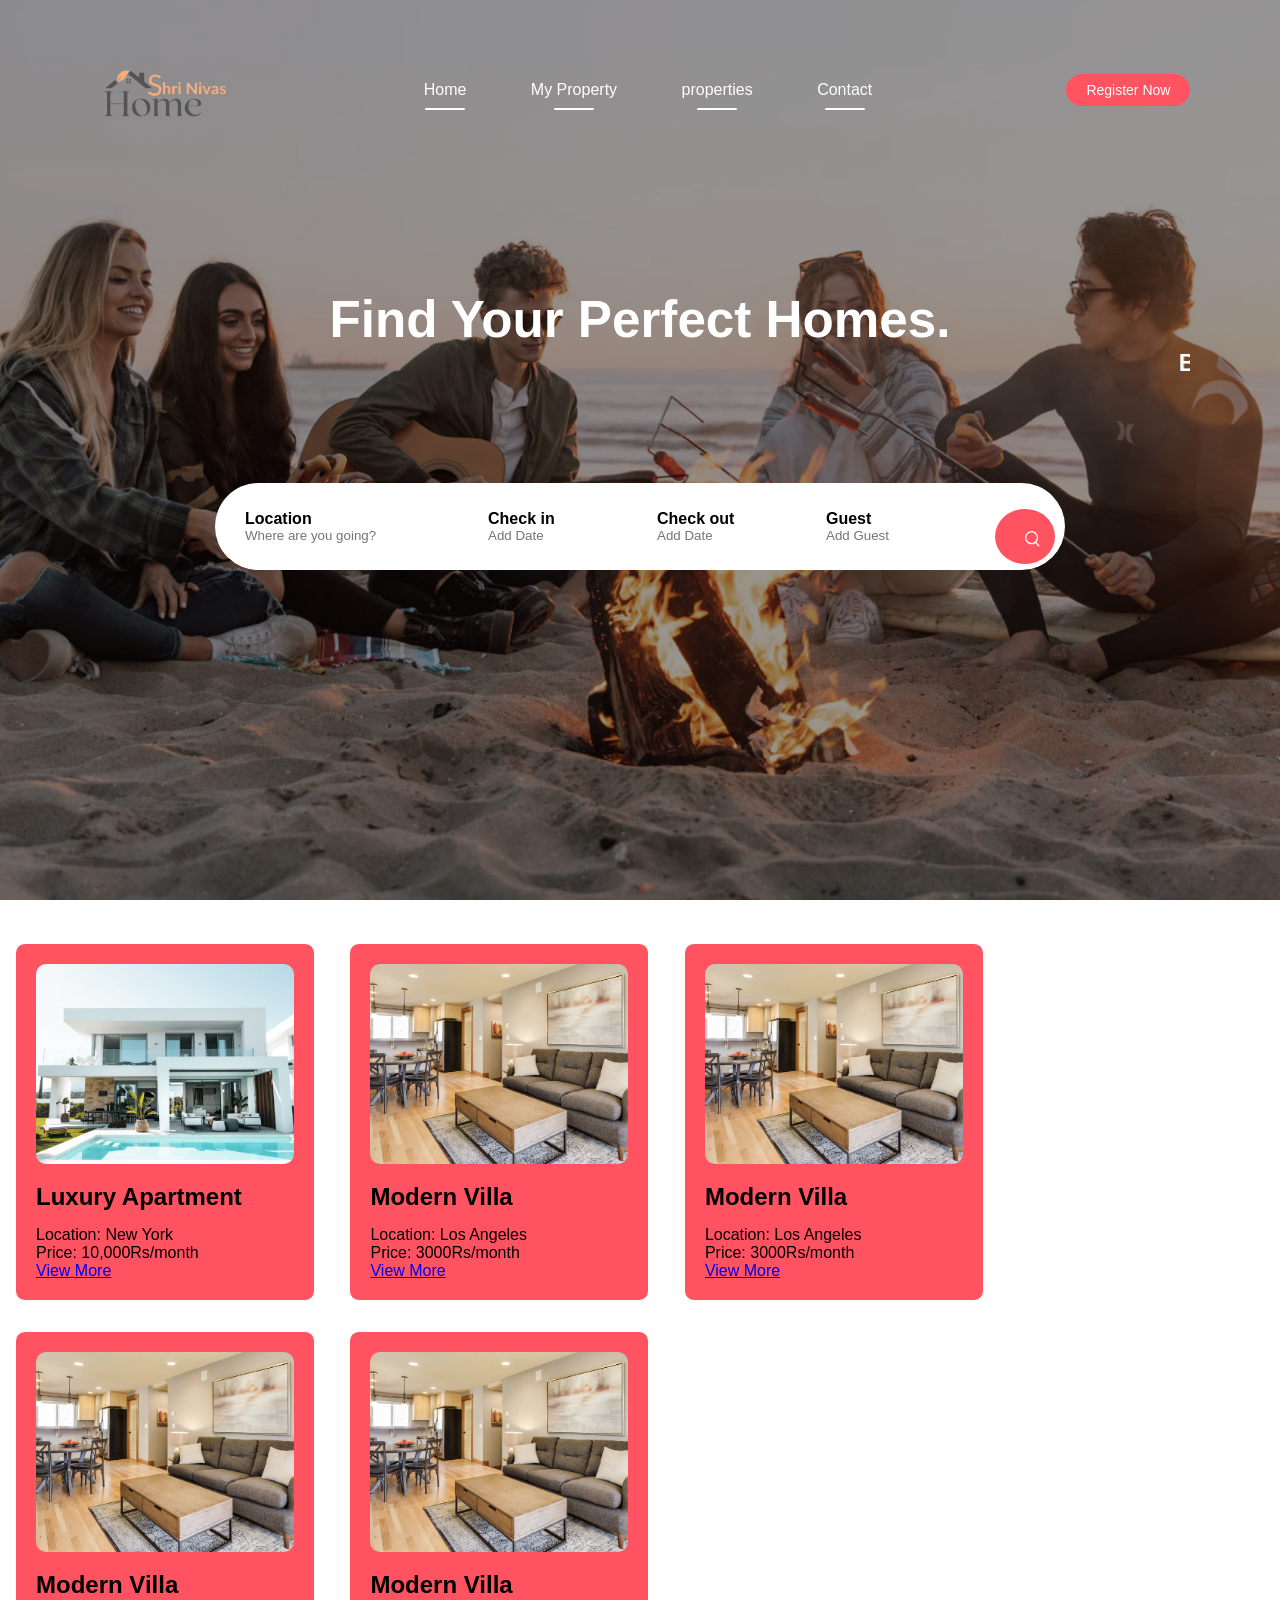
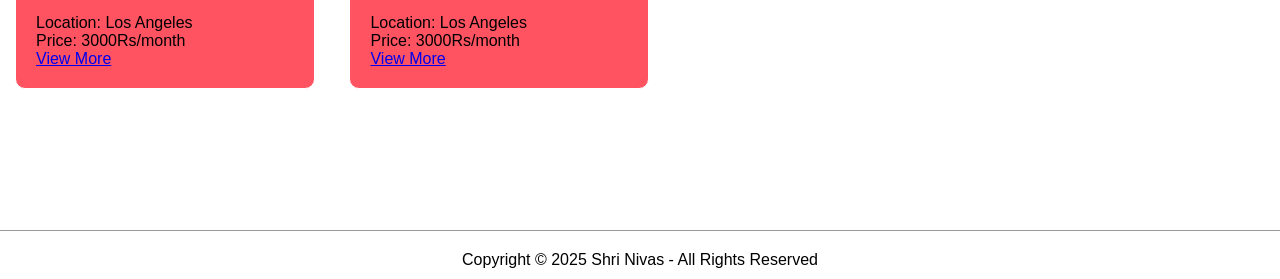
<file: index.html>
<!DOCTYPE html>
<html lang="en">

<head>
    <meta charset="UTF-8">
    <meta http-equiv="X-UA-Compatible" content="IE=edge">
    <meta name="viewport" content="width=device-width, initial-scale=1.0">
    <title>House Rental Website</title>
    <link rel="stylesheet" href="style.css">
  
</head>

<body>
    
    <div class="header">
        <nav id="navbar">
            <img src="images/logo3.png" class="logo">
            <ul class="nav-links">
                <li><a href="index.html" class="active">Home</a></li>
                <li><a href="myproperty.html" class="active">My Property</a></li>
                <li><a href="/listing.html" class="active" >properties</a></li>
                <li><a href="#" class="active">Contact</a></li>
              
            </ul>
            <a href="register.html" class="register-btn" target="action">Register Now</a>
            <i class="fa-solid fa-bars" onclick="togglebtn()"></i>
        </nav>
      <!--  <div class="slideshow-container">
            <img src="images/house-1.png" alt="Background 1">
            <img src="images/house-2.png" alt="Background 2">
            <img src="images/house-4.png" alt="Background 3">
            <img src="images/house-5.png" alt="Background 4">
        </div>-->
        
        <div class="container">
           
            <h1>Find Your Perfect Homes.</h1>
            <marquee width="100%" direction="left" height="100px"><h2>
                Browse through our extensive property listings and find the best rental properties.</h2>
                </marquee>
            <div class="search-bar">
                <form>
                    <div class="location-input">
                        <label for="text">Location</label>
                        <input type="text" placeholder="Where are you going?" id="text">
                    </div>
                    <div>
                        <label for="text1">Check in</label>
                        <input type="text" placeholder="Add Date" id="text1">
                    </div>
                    <div>
                        <label for="text2">Check out</label>
                        <input type="text" placeholder="Add Date" id="text2">
                    </div>
                    <div>
                        <label for="text3">Guest</label>
                        <input type="text" placeholder="Add Guest" id="text3">
                    </div>
                    <button type="submit"><img src="images/search.png"></button>
                </form>
            </div>
        </div>
    </div>

    <section class="featured-properties">
        <h2>Featured Properties</h2>
        <div class="property-list">
            <div class="property">
                <img src="images/house-4.png" alt="House 1" >
                <h3>Luxury Apartment</h3>
                <p>Location: New York</p>
                <p>Price: 10,000Rs/month</p>
                <a href="search.html" class="btn">View More</a>
            </div>
            <div class="property">
                <img src="images/house-2.png" alt="House 2">
                <h3>Modern Villa</h3>
                <p>Location: Los Angeles</p>
                <p>Price: 3000Rs/month</p>
                <a href="search.html" class="btn">View More</a>
            </div>
            <div class="property">
                <img src="images/house-2.png" alt="House 2">
                <h3>Modern Villa</h3>
                <p>Location: Los Angeles</p>
                <p>Price: 3000Rs/month</p>
                <a href="search.html" class="btn">View More</a>
            </div>
            <div class="property">
                <img src="images/house-2.png" alt="House 2">
                <h3>Modern Villa</h3>
                <p>Location: Los Angeles</p>
                <p>Price: 3000Rs/month</p>
                <a href="search.html" class="btn">View More</a>
            </div>
            <div class="property">
                <img src="images/house-2.png" alt="House 2">
                <h3>Modern Villa</h3>
                <p>Location: Los Angeles</p>
                <p>Price: 3000Rs/month</p>
                <a href="search.html" class="btn">View More</a>
            </div>
        </div>
    </section>


        <div class="footer">
            <a href="#" target="_blank"><i class="fa-brands fa-facebook-f"></i></a>
            <a href="#" target="_blank"><i class="fa-brands fa-youtube"></i></a>
            <a href="#" target="_blank"><i class="fa-brands fa-twitter"></i></a>
            <a href="#" target="_blank"><i class="fa-brands fa-linkedin"></i></a>
            <a href="#" target="_blank"><i class="fa-brands fa-instagram"></i></a>
            <hr>
            <p>Copyright &copy; 2025 Shri Nivas - All Rights Reserved</p>
        </div>
    </div>
    <script>

        var navBar = document.getElementById("navbar");

        function togglebtn(){
            navBar.classList.toggle("hidemenu")
        }
    </script>
</body>

</html>
</file>
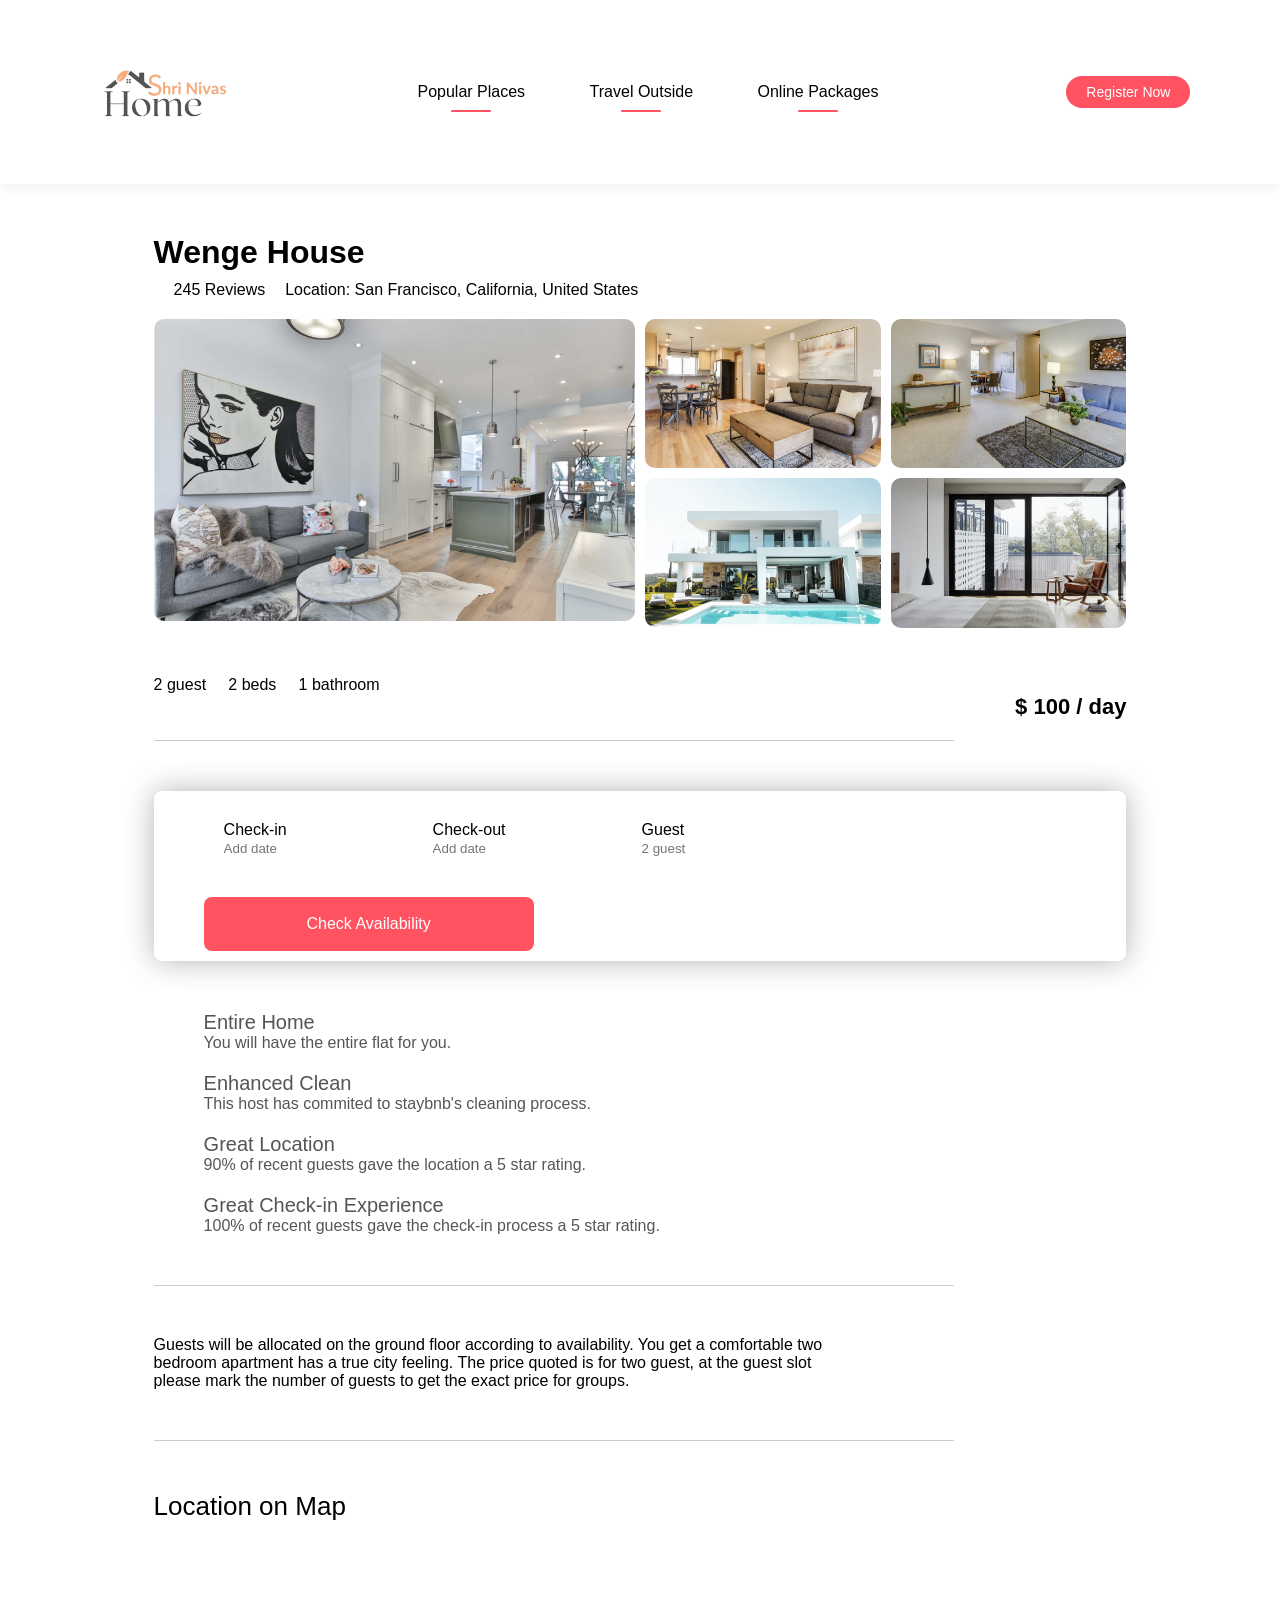
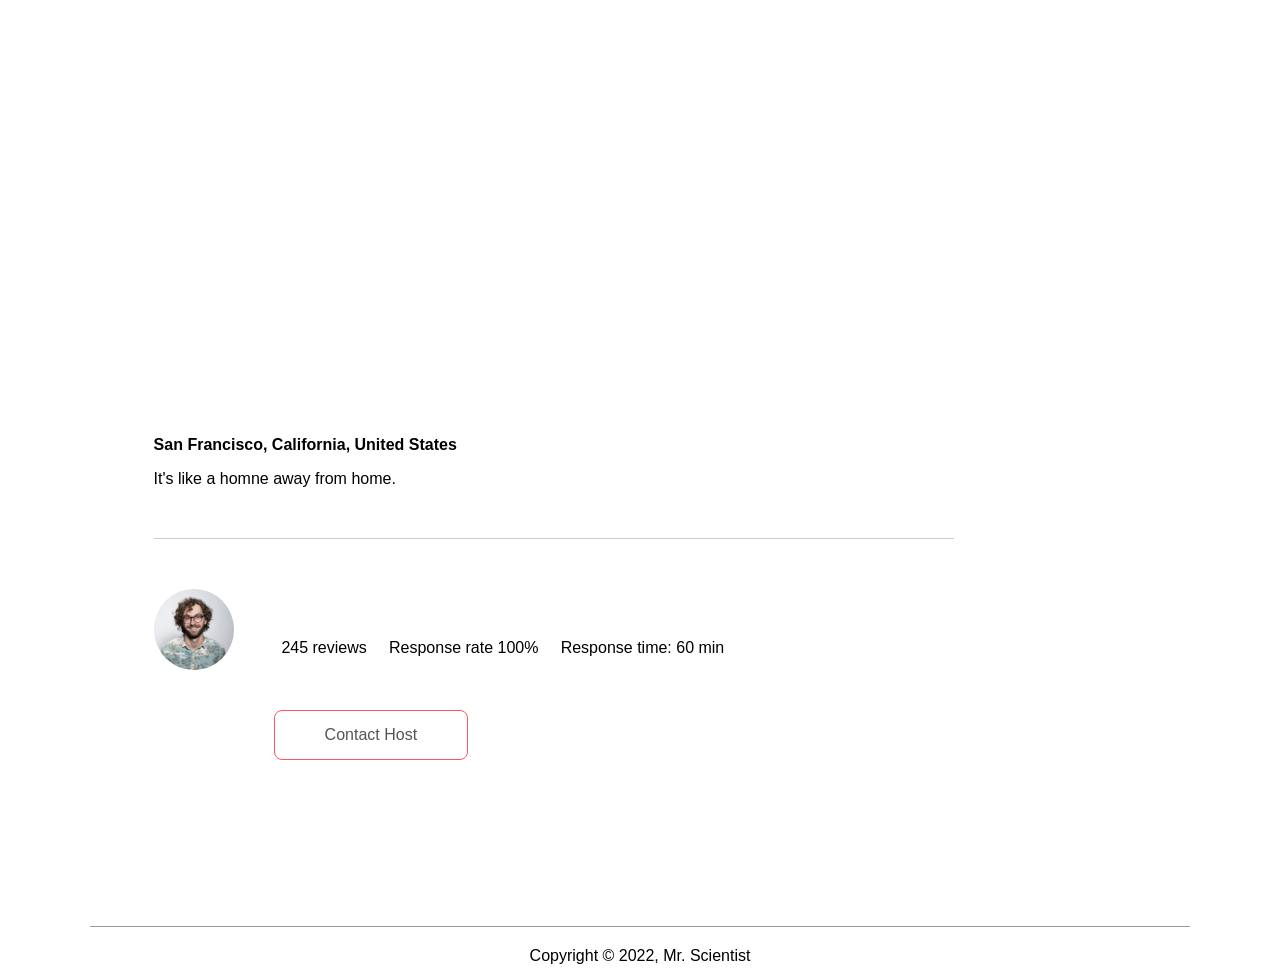
<file: house.html>
<!DOCTYPE html>
<html lang="en">

<head>
    <meta charset="UTF-8">
    <meta http-equiv="X-UA-Compatible" content="IE=edge">
    <meta name="viewport" content="width=device-width, initial-scale=1.0">
    <title>House Details Page</title>
    <link rel="stylesheet" href="style.css">
 
</head>

<body>
    <nav id="navbar" class="navbar-white">
        <a href="/index.html" target="_blank">
            <img src="images/logo3.png" class="logo">
        </a>
        <ul class="nav-links">
            <li><a href="#" class="active">Popular Places</a></li>
            <li><a href="#" class="active">Travel Outside</a></li>
            <li><a href="/listing.html" class="active" target="_blank">Online Packages</a></li>
        </ul>
        <a href="#" class="register-btn">Register Now</a>
        <i class="fa-solid fa-bars" onclick="togglebtn()"></i>
    </nav>
    <div class="house-details">
        <div class="house-title">
            <h1>Wenge House</h1>
            <div class="row">
                <div>
                    <i class="fa-solid fa-star"></i>
                    <i class="fa-solid fa-star"></i>
                    <i class="fa-solid fa-star"></i>
                    <i class="fa-regular fa-star-half-stroke"></i>
                    <i class="fa-regular fa-star"></i>
                    <span>245 Reviews</span>
                </div>
                <div>
                    <p>Location: San Francisco, California, United States</p>
                </div>
            </div>
        </div>
        <div class="gallery">
            <div class="gallery-img-1"><img src="images/house-1.png"></div>
            <div><img src="images/house-2.png"></div>
            <div><img src="images/house-3.png"></div>
            <div><img src="images/house-4.png"></div>
            <div><img src="images/house-5.png"></div>
        </div>
        <div class="small-details">
            <h2>Entire rental unit hosted by Brandon</h2>
            <p>2 guest &nbsp; &nbsp; 2 beds &nbsp; &nbsp; 1 bathroom</p>
            <h4>$ 100 / day</h4>
        </div>
        <hr class="line">
        <form class="check-form">
            <div>
                <label for="">Check-in</label>
                <input type="text" name="" id="" placeholder="Add date">
            </div>
            <div>
                <label for="">Check-out</label>
                <input type="text" name="" id="" placeholder="Add date">
            </div>
            <div class="guest-field">
                <label for="">Guest</label>
                <input type="text" name="" id="" placeholder="2 guest">
            </div>
            <button type="submit">Check Availability</button>
        </form>
        <ul class="details-list">
            <li><i class="fa-solid fa-house-chimney"></i>Entire Home
                <span>You will have the entire flat for you.</span>
            </li>
            <li><i class="fa-solid fa-paintbrush"></i>Enhanced Clean
                <span>This host has commited to staybnb's cleaning process.</span>
            </li>
            <li><i class="fa-solid fa-location-dot"></i>Great Location
                <span>90% of recent guests gave the location a 5 star rating.</span>
            </li>
            <li><i class="fa-solid fa-heart"></i>Great Check-in Experience
                <span>100% of recent guests gave the check-in process a 5 star rating.</span>
            </li>
        </ul>

        <hr class="line">
        <p class="home-desc">Guests will be allocated on the ground floor according to availability. You get a
            comfortable two bedroom apartment has a true city feeling. The price quoted is for two guest, at the guest
            slot please mark the number of guests to get the exact price for groups.</p>
        <hr class="line">

        <div class="map">
            <h3>Location on Map</h3>
            <iframe
                src="https://www.google.com/maps/embed?pb=!1m18!1m12!1m3!1d100939.98555059104!2d-122.50764041875459!3d37.75781499689819!2m3!1f0!2f0!3f0!3m2!1i1024!2i768!4f13.1!3m3!1m2!1s0x80859a6d00690021%3A0x4a501367f076adff!2sSan%20Francisco%2C%20CA%2C%20USA!5e0!3m2!1sen!2sin!4v1653111601268!5m2!1sen!2sin"
                width="600" height="450" style="border:0;" allowfullscreen="" loading="lazy"
                referrerpolicy="no-referrer-when-downgrade"></iframe>
            <b>San Francisco, California, United States</b>
            <p>It's like a homne away from home.</p>
        </div>

        <hr class="line">

        <div class="host">
            <img src="images/host.png">
            <div>
                <h2>Hosted by Brandon</h2>
                <p><span>
                        <i class="fa-solid fa-star"></i>
                        <i class="fa-solid fa-star"></i>
                        <i class="fa-solid fa-star"></i>
                        <i class="fa-solid fa-star"></i>
                        <i class="fa-regular fa-star-half-stroke"></i>
                    </span>&nbsp; &nbsp; 245 reviews &nbsp; &nbsp; Response rate 100% &nbsp; &nbsp; Response time: 60
                    min</p>
            </div>
        </div>
        <a href="#" class="contact-host">Contact Host</a>
    </div>
    <div class="container">
        <div class="footer">
            <a href="https://www.facebook.com/profile.php?id=100014426199708" target="_blank"><i
                    class="fa-brands fa-facebook-f"></i></a>
            <a href="https://www.youtube.com/channel/UC06sFA3dp5IrwE9OHDDDSag" target="_blank"><i
                    class="fa-brands fa-youtube"></i></a>
            <a href="https://twitter.com/RitikKu17456993" target="_blank"><i class="fa-brands fa-twitter"></i></a>
            <a href="https://www.linkedin.com/in/ritik-2002/" target="_blank"><i class="fa-brands fa-linkedin"></i></a>
            <a href="https://www.instagram.com/riti_k2002/?hl=en" target="_blank"><i
                    class="fa-brands fa-instagram"></i></a>
            <hr>
            <p>Copyright &copy; 2022, Mr. Scientist</p>
        </div>
    </div>

    <script>
        var navBar = document.getElementById("navbar");

        function togglebtn() {
            navBar.classList.toggle("hidemenu")
        }
    </script>
</body>

</html>
</file>
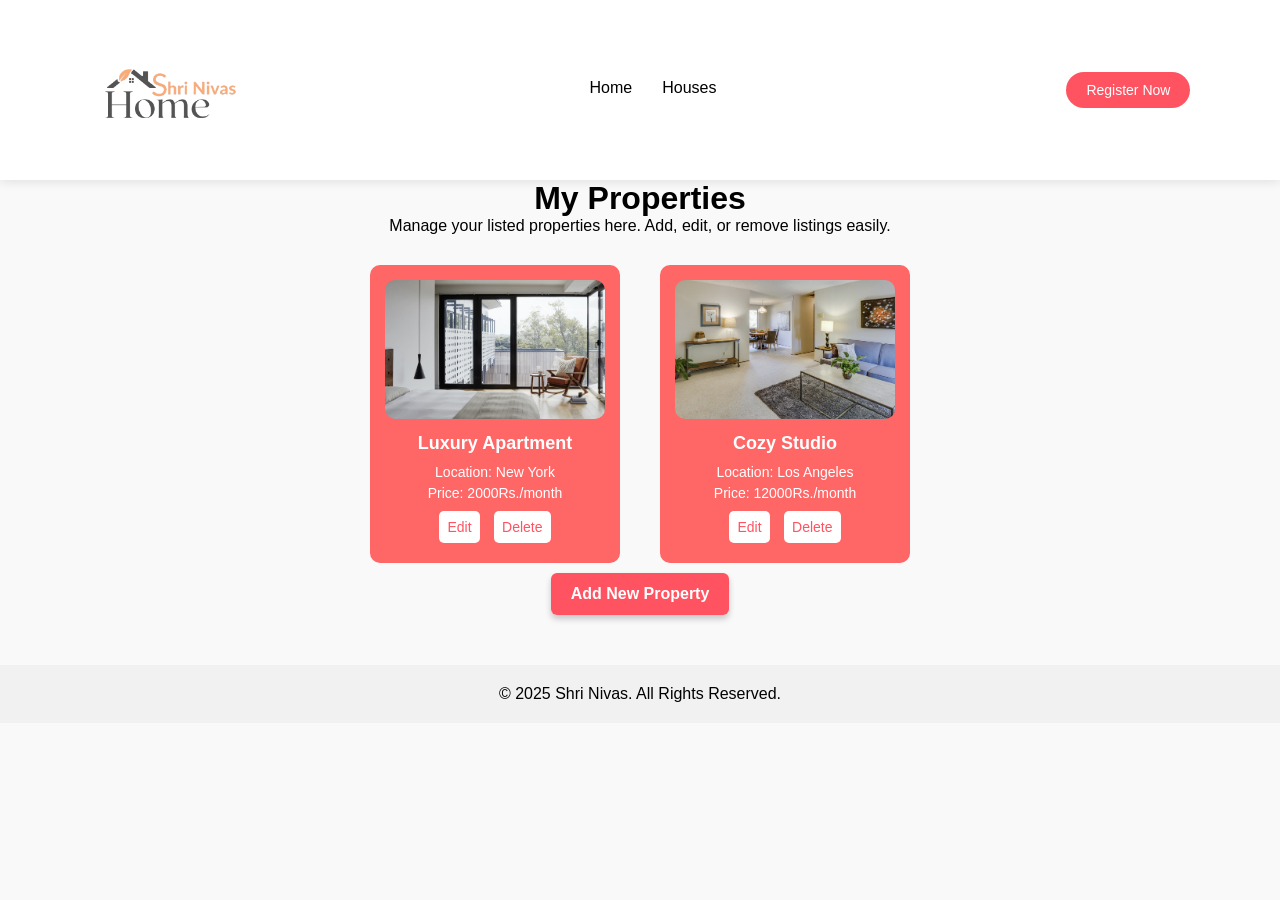
<file: myproperty.html>
<!DOCTYPE html>
<html lang="en">

<head>
    <meta charset="UTF-8">
    <meta name="viewport" content="width=device-width, initial-scale=1.0">
    <title>My Property - House Rental</title>
    <link rel="stylesheet" href="property.css">
    
</head>

<body>
    <nav id="navbar">
        <img src="images/logo3.png" class="logo">
        <ul class="nav-links">
            <li><a href="index.html">Home</a></li>
            
            <li><a href="house.html">Houses</a></li>
        </ul>
        <a href="login.php" class="register-btn">Register Now</a>
    </nav>
    
    <div class="container">
        <h1>My Properties</h1>
        <p>Manage your listed properties here. Add, edit, or remove listings easily.</p>
        
        <div class="property-list">
            <div class="property">
                <img src="images/image-s1.png" alt="Property 1">
                <div class="property-info">
                    <h3>Luxury Apartment</h3>
                    <p>Location: New York</p>
                    <p>Price: 2000Rs./month</p>
                    <button class="edit-btn">Edit</button>
                    <button class="delete-btn">Delete</button>
                </div>
            </div>
            
            <div class="property">
                <img src="images/image-s3.png" alt="Property 2">
                <div class="property-info">
                    <h3>Cozy Studio</h3>
                    <p>Location: Los Angeles</p>
                    <p>Price: 12000Rs./month</p>
                    <button class="edit-btn">Edit</button>
                    <button class="delete-btn">Delete</button>
                </div>
            </div>
        </div>
        <a href="add.html" class="button">Add New Property</a>
        
    </div>

    <div class="footer">
        <p>&copy; 2025 Shri Nivas. All Rights Reserved.</p>
    </div>
    <script src="property.js"></script>

</body>
</html>
</file>
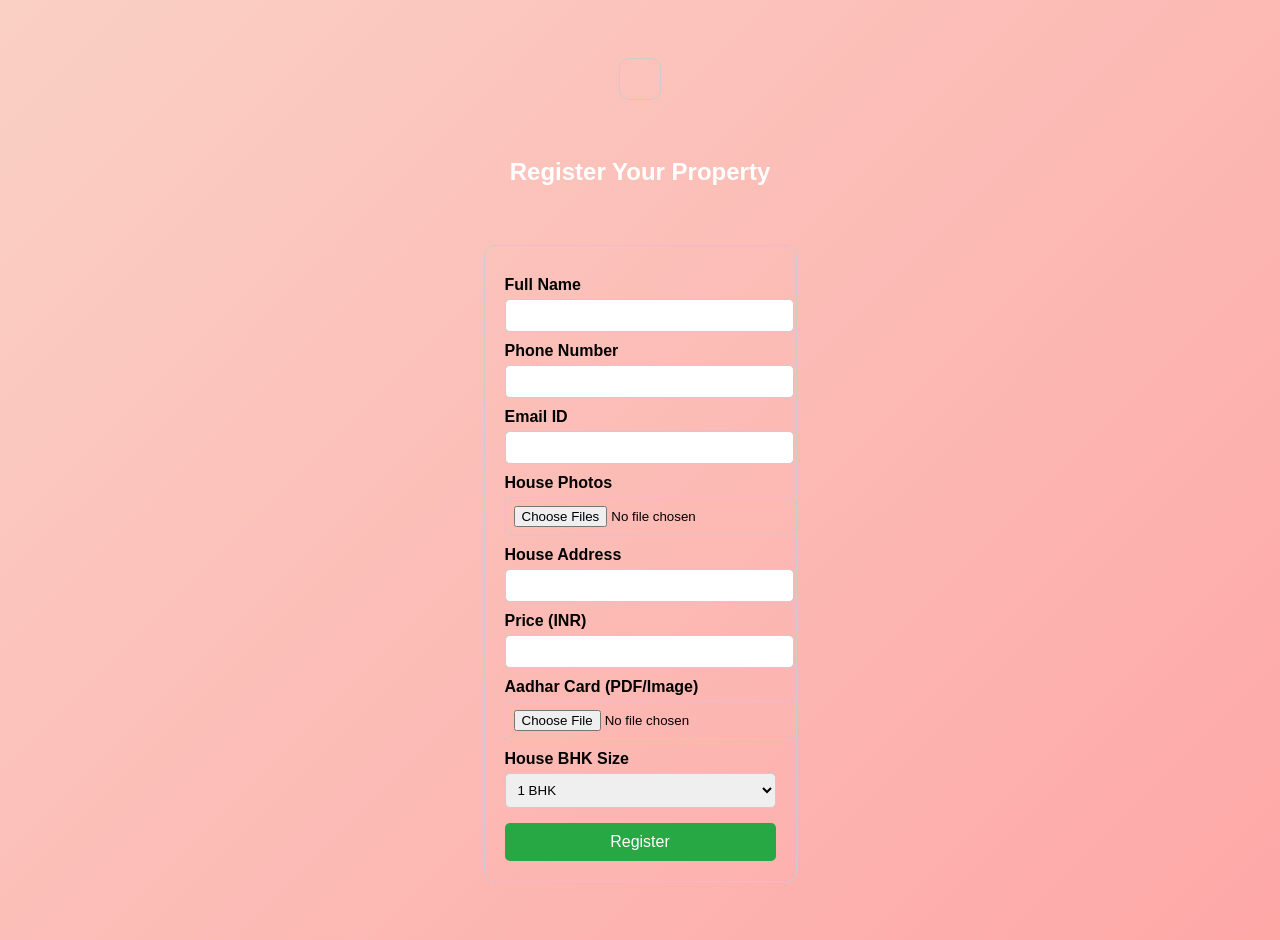
<file: register.html>
<!DOCTYPE html>
<html lang="en">
<head>
    <meta charset="UTF-8">
    <meta name="viewport" content="width=device-width, initial-scale=1.0">
    <title>Register - Shri Nivas</title>
    <link rel="stylesheet" href="register.css">
    <form action="register.php" method="POST" enctype="multipart/form-data"></form>
    <style>
        body { font-family: Arial, sans-serif; margin: 20px; }
        form { max-width: 500px; margin: auto; padding: 20px; border: 1px solid #ccc; border-radius: 10px; }
        label { font-weight: bold; display: block; margin-top: 10px; }
        input, select { width: 100%; padding: 8px; margin-top: 5px; }
        button { margin-top: 15px; padding: 10px; background: #28a745; color: white; border: none; cursor: pointer; }
        button:hover { background: #218838; }
    </style>
</head>
<body>
    <h2>Register Your Property</h2>
    <form action="submit_form.php" method="POST" enctype="multipart/form-data">
        <label>Full Name</label>
        <input type="text" name="full_name" required>
        
        <label>Phone Number</label>
        <input type="tel" name="phone" required pattern="[0-9]{10}" title="Enter a valid 10-digit phone number">
        
        <label>Email ID</label>
        <input type="email" name="email" required>
        
        <label>House Photos</label>
        <input type="file" name="house_photos[]" accept="image/*" multiple required>
        
        <label>House Address</label>
        <input type="text" name="address" required>
        
        <label>Price (INR)</label>
        <input type="number" name="price" required>
        
        <label>Aadhar Card (PDF/Image)</label>
        <input type="file" name="aadhar" accept=".pdf, image/*" required>
        
        <label>House BHK Size</label>
        <select name="bhk_size" required>
            <option value="1BHK">1 BHK</option>
            <option value="2BHK">2 BHK</option>
            <option value="3BHK">3 BHK</option>
            <option value="4BHK">4 BHK</option>
        </select>
        
        <button type="submit">Register</button>
    </form>
</body>
</html>
</file>
<file: style.css>
*{
    margin: 0;
    padding: 0;
    box-sizing: border-box;
    font-family: 'Poppins', sans-serif;
}
 
h2{
    text-align: center;
}

.header{
    min-height: 100vh;
    width: 100%;
    background: linear-gradient(rgba(0,0,0,0.4),rgba(0,0,0,0.4)),url(images/banner.png) no-repeat center center/cover;
}

nav{
    display: flex;
    align-items: center;
    justify-content: space-between;
    padding: 20px 7%;
}

.logo{
    width: 140px;
    cursor: pointer;
}

.nav-links li{
    list-style: none;
    display: inline-block;
    margin: 10px 30px;
}

.nav-links li a{
    text-decoration: none;
    color: #fff;
}

.register-btn{
    background: #ff5361;
    color: #fff;
    padding: 8px 20px;
    border-radius: 20px;
    text-decoration: none;
    font-size: 14px;
    transition: 0.5s;
}

.register-btn:hover{
    background: #000;
    color: #fff;
}

.container{
    padding: 0 7%;
}

.header h1{
    font-size: 4vw;
    font-weight: 600;
    color: #fff;
    text-align: center;
    padding-top: 10%;
}

h2{
    color: #ffffff;
}


.search-bar{
    background: #fff;
    width: 850px;
    margin: 30px auto;
    padding: 6px 10px 6px 30px;
    border-radius: 50px;
}

.search-bar form{
    display: flex;
    align-items: center;
    flex-wrap: wrap;
}

.search-bar form input{
    display: block;
    border: 0;
    outline: none;
    background: transparent;
}

.search-bar form button{
    background: #ff5361;
    width: 55px;
    height: 55px;
    border-radius: 50%;
    border: 0;
    outline: none;
    cursor: pointer;
    transition: 0.5s;
    
}

.search-bar form button:hover{
    background: #000;
}

.search-bar form button img{
    width: 15px;
    margin-top: 7px;
}

.location-input{
    flex: 1;
}

.search-bar form label{
    font-weight: 600;
}


/* Property Section */
.properties {
    padding: 40px 20px;
}

.property {
    border: 1px solid #fff;
    background-color: #ff5361;
    margin: 15px;
    display: inline-block;
    width: 300px;
    padding: 20px;
    border-radius: 10px;
    transition: transform 0.3s ease;
}

.property:hover {
    transform: scale(1.05);
}

.property img {
    
    width: 100%;
    border-radius: 10px;
    height: 200px;
    object-fit: cover;
}

.property h3 {
    margin: 15px 0;
    font-size: 1.5rem;
}

.property p {
    font-size: 1rem;
}

/* Buttons */
button {
    padding: 15px 30px;
    font-size: 1.2rem;
    margin-top: 20px;
    border: none;
    border-radius: 5px;
    cursor: pointer;
    transition: background-color 0.3s ease;
}

.btn-primary {
    background-color: #ffffff;
    color: #fff;
}

.btn-primary:hover {
    background-color: #ffffff;
}



/* ..............exclusives................ */
.sub-title{
    margin: 50px 0 20px;
    font-size: 2.2vw;
    font-weight: 500;
    color: #333;
}

.exclusives{
    display: grid;
    grid-template-columns: repeat(auto-fit,minmax(200px, 1fr));
    grid-gap: 30px;
}

.exclusives img{
    width: 100%;
    border-radius: 10px;
    cursor: pointer;
}

.exclusives div{
    position: relative;
}

.exclusives div span{
    position: absolute;
    top: 50%;
    left: 48%;
    transform: translate(-50%,-50%);
    text-align: center;
    color: #fff;
}

/* -----------------Trending Places---------------------- */
.trending{
    display: grid;
    grid-template-columns: repeat(auto-fit,minmax(200px, 1fr));
    grid-gap: 30px;
    margin-bottom: 30px;
}

.trending div img{
    width: 100%;
    border-radius: 10px;
    cursor: pointer;
}

.trending h3{
    font-weight: 600;
    margin-top: 10px;
}

/* -----------call to action-------------- */
.cta{
    margin: 10px 0;
    background-image: linear-gradient(to right,#3f2321,transparent),url(images/banner-2.png);
    background-size: cover;
    background-position: center;
    border-radius: 10px;
    padding: 5%;
    color: #fff;
}

.cta h3{
    font-size: 4vw;
    line-height: 5.3vw;
    font-weight: 500;
}

.cta p{
    font-size: 18px;
    margin: 10px;
}

.cta-btn{
    background: #ff5361;
    color: #fff;
    text-decoration: none;
    padding: 12px 30px;
    border-radius: 8px;
    margin-top: 20px;
    display: inline-block;
    transition: 0.5s;
}

.cta-btn:hover{
    background: rgb(78, 113, 189);
    color: #fff;
}

/* ------------------Traveller's Stories--------------- */
.stories{
    display: grid;
    grid-template-columns: repeat(auto-fit,minmax(200px, 1fr));
    grid-gap: 30px;
    margin-bottom: 30px;
}

.stories div img{
    width: 100%;
    border-radius: 10px;
    cursor: pointer;
}

.stories div{
    position: relative;
    text-align: center;
}

.stories p{
    width: 80%;
    position: absolute;
    top: 50%;
    left: 50%;
    transform: translate(-50%,-50%);
    color: #fff;
    font-size: 26px;
}

.start-btn{
    text-decoration: none;
    background: #ff5361;
    color: #fff;
    width: 80%;
    max-width: 350px;
    display: block;
    text-align: center;
    margin: 60px auto;
    padding: 15px;
    border-radius: 30px;
    font-size: 20px;
}

/* ------------about-msg------------- */
.about-msg{
    text-align: center;
    margin: 80px 0;
    color: #333;
    font-size: 17px;
}

.about-msg h2{
    font-size: 28px;
    margin-bottom: 30px;
    font-weight: 500;
}

/* -----------footer------------- */
.footer{
    margin: 80px 0 10px;
    text-align: center;
}

.footer a{
    text-decoration: none;
    color: #999;
    font-size: 22px;
    margin: 0 10px;
}

.footer hr{
    background: #999;
    height: 1px;
    width: 100%;
    border: 0;
    margin: 20px 0;
}

.active{
    position: relative;
}

.active::after{
    content: "";
    background: #fff;
    width: 40px;
    height: 2px;
    position: absolute;
    left: 50%;
    transform: translateX(-50%);
    bottom: -12px;
    border-radius: 2px;
}

nav .fa-bars{
    display: none;
}
/* ----------for small screen devices----------- */
@media only screen and (max-width: 700px){
    .logo{
        position: fixed;
        top: 4%;
        left: 7%;
    }

    nav{
        position: fixed;
        top: 0;
        z-index: 100;
        display: inline-block;
        width: 100%;
        padding: 100px 7% 0;
        background: #000;
        text-align: right;
        max-height: 100px;
        overflow: hidden;
        transition: max-height 0.5s;
    }

    nav .nav-links li{
        margin: 10px 0;
        display: block;
    }

    .register-btn{
        margin: 15px 0 30px;
        display: inline-block;
    }

    nav .fa-bars{
        display: block;
        position: fixed;
        top: 4%;
        right: 7%;
        color: #fff;
        font-size: 28px;
    }

    .active::after{
        left: -40px;
        transform: translate(0,50%);
        bottom: 50%;
    }

    .hidemenu{
        max-height: 300px;
    }

    .header h1{
        padding-top: 200px;
        font-size: 7vw;
    }

    .search-bar{
        width: 90%;
        margin: auto;
        padding: 20px 10px 30px;
        border-radius: 5px;
        position: relative;
    }

    .search-bar form{
        display: block;
    }

    .search-bar form input{
        border-bottom: 1px solid #ddd;
        width: 100%;
        margin-top: 10px;
        margin-bottom: 20px;
        padding-bottom: 10px;
    }

    .search-bar form button{
        position: absolute;
        bottom: 0;
        left: 50%;
        transform: translate(-50%,50%);
    }

    .sub-title{
        font-size: 6vw;
    }

    .cta{
        padding: 15% 5%;
    }
    
    .cta h3{
        font-size: 7vw;
        line-height: 8vw;
    }

    .cta p{
        font-size: 14px;
    }

    .cta-btn{
        padding: 6px 15px;
        border-radius: 4px;
        margin-top: 10px;
        font-size: 14px;
    }

    .stories p{
        font-size: 22px;
    }

    .about-msg{
        font-size: 15px;
    }
}

/* -------------------listing-page------------------- */
.navbar-white{
    background: #fff;
    box-shadow: 0 5px 10px rgba(0,0,0,0.05);
}

.navbar-white .nav-links li a {
    color: #000;
}

nav.navbar-white .fa-bars{
    color: #000;
}

.navbar-white .active::after{
    background: #ff5361;
}

.list-container{
    margin-top: 50px;
    display: flex;
    flex-wrap: wrap;
    justify-content: space-between;
}

.left-col{
    flex-basis: 70%;
}

.right-col{
    flex-basis: 25%;
}

.left-col h1{
    color: #333;
    font-weight: 600;
    margin-bottom: 30px;
}

.house{
    display: flex;
    justify-content: space-between;
    flex-wrap: wrap;
    padding: 30px 0;
    border-top: 1px solid #ccc;
}

.house-img{
    flex-basis: 40%;
}

.house-info{
    flex-basis: 58%;
    color: #555;
}

.house-img img{
    width: 100%;
    border-radius: 12px;
}

.house-info h3{
    font-weight: 600;
    color: #333;
    font-size: 22px;
    margin: 4px 0;
}

.house-info i{
    color: #ff5361;
    font-size: 18px;
    margin: 10px 1px;
}

.house-price{
    text-align: right;
}

.house-price h4{
    font-size: 20px;
}

.house-price span{
    font-size: 16px;
    font-weight: 500;
}

.sidebar{
    border: 1px solid #999;
    padding: 20px 30px;
    margin-top: 30px;
}

.sidebar h2{
    font-weight: 500;
}

.sidebar h3{
    font-weight: 500;
    margin: 20px 0 10px;
}

.filter{
    display: flex;
    align-items: center;
    color: #555;
    margin-bottom: 10px;
}

.filter p{
    flex: 1;
}

.filter input{
    margin-right: 15px;
    cursor: pointer;
}

.sidebar-link{
    text-align: right;
    margin: 20px 0;
}

.sidebar-link a{
    text-decoration: none;
}

.pagination{
    display: flex;
    align-items: center;
    justify-content: center;
    margin: 40px 0;
}

.pagination img{
    width: 15px;
    margin: 10px 20px;
}

.right-arrow{
    transform: rotate(180deg);
}

.pagination span{
    margin: 10px 8px;
    width: 40px;
    height: 40px;
    line-height: 40px;
    text-align: center;
    border-radius: 50%;
    cursor: pointer;
}

.pagination .current{
    background: #333;
    color: #fff;
}

/* ----------------Small screen for listing page---------------- */

@media only screen and (max-width: 700px){
    .list-container{
        margin-top: 150px;
    }

    .left-col, .right-col, .house-img, .house-info{
        flex-basis: 100%;
    }

    .left-col h1{
        font-size: 22px;
    }

    .house-info h3{
        font-size: 18px;
    }

    .house-info i{
        font-size: 16px;
    }

    .pagination span{
        margin: 10px 2px;
        width: 30px;
        height: 30px;
        line-height: 30px;
        font-size: 12px;
    }
}

/* ------------------House Details Page----------------- */
.house-details{
    padding: 0 12%;
}

.house-title{
    margin-top: 50px;
}

.house-title h1{
    font-weight: 600;
}

.house-title .row{
    display: flex;
    flex-wrap: wrap;
    align-items: center;
    margin: 10px 0;
}

.house-title span{
    margin: 0 20px;
}

.house-title i{
    color: #ff5361;
    font-size: 14px;
}

.gallery{
    display: grid;
    grid-gap: 10px;
    grid-template-areas: 'first first . .' 'first first . .';
    margin: 20px 0;
}

.gallery div img{
    width: 100%;
    display: block;
    border-radius: 10px;
}

.gallery-img-1{
    grid-area: first;
}

.small-details h2{
    font-weight: 600;
    text-align: left;
}

.small-details h4{
    text-align: right;
    font-size: 22px;
}

.line{
    border: 0;
    height: 1px;
    background: #ccc;
    width: 100%;
    max-width: 800px;
    margin: 20px 0 50px;
}

.check-form{
    margin: 30px 0;
    background: #fff;
    box-shadow: 0 0 30px rgba(0,0,0,0.3);
    border-radius: 8px;
    display: flex;
    flex-wrap: wrap;
    align-items: center;
    padding: 10px 50px;
}

.check-form label{
    display: block;
}

.check-form div{
    padding: 20px;
}

.check-form input{
    background: transparent;
    border: 0;
    outline: none;
}

.check-form button{
    background: #ff5361;
    border: 0;
    outline: none;
    color: #fff;
    padding: 18px;
    width: 330px;
    border-radius: 8px;
    font-size: 16px;
}

.guest-field{
    flex: 1;
}

.details-list{
    list-style: none;
    margin: 50px 0;
}

.details-list li{
    margin-left: 50px;
    font-size: 20px;
    font-weight: 500;
    margin-bottom: 20px;
    color: #555;
    position: relative;
}

.details-list li span{
    display: block;
    font-weight: 400;
    font-size: 16px;
}

.details-list li i{
    position: absolute;
    top: 5px;
    left: -40px;
}

.home-desc{
    max-width: 700px;
    margin-bottom: 50px;
}

.map{
    margin: 50px 0;
}

.map iframe{
    width: 100%;
    margin-bottom: 30px;
}

.map h3{
    font-size: 26px;
    font-weight: 500;
    margin-bottom: 30px;
}

.map b{
    display: block;
    margin-bottom: 16px;
}

.host{
    display: flex;
    align-items: center;
}

.host img{
    width: 80px;
    border-radius: 50%;
    margin-right: 30px;
}

.host h2{
    margin-bottom: 10px;
    font-weight: 600;
    text-align: left;
}

.host i{
    color: #ff5361;
}

.contact-host{
    display: inline-block;
    margin: 40px 0 40px 120px;
    text-decoration: none;
    color: #555;
    padding: 15px 50px;
    border: 1px solid #ff5361;
    border-radius: 8px;
}

/* -----------media query for house details page--------------- */
@media only screen and (max-width: 700px){
    .house-details{
        margin-top: 150px;
    }

    .row p{
        margin-top: 10px;
    }

    .gallery{
        grid-template-areas: 'first first' '. .' '. .';
    }

    .small-details h2{
        font-size: 20px;
        margin-top: 24px;
    }

    .small-details h4{
        text-align: left;
        margin: 10px 0;
        font-size: 18px;
    }

    .check-form{
        padding: 10px 30px;
    }

    .check-form div{
        padding: 20px 0;
        width: 100%;
    }

    .check-form input{
        border-bottom: 1px solid #ccc;
        width: 100%;
        padding-bottom: 5px;
    }

    .check-form button{
        font-size: 14px;
        margin-top: 10px;
        margin-bottom: 15px;
        border-radius: 4px;
    }

    .host{
        display: block;
        line-height: 28px;
    }

    .contact-host{
        margin: 40px 0;
    }
}


/*----------------- Property Styles------------------- */
*{
    margin: 0;
    padding: 0;
    box-sizing: border-box;
    font-family: 'Poppins', sans-serif;
}
 
h2{
    text-align: center;
}

.header{
    min-height: 100vh;
    width: 100%;
    background: linear-gradient(rgba(0,0,0,0.4),rgba(0,0,0,0.4)),url(images/banner.png) no-repeat center center/cover;
}

nav{
    display: flex;
    align-items: center;
    justify-content: space-between;
    padding: 20px 7%;
}

.logo{
    width: 140px;
    cursor: pointer;
}

.nav-links li{
    list-style: none;
    display: inline-block;
    margin: 10px 30px;
}

.nav-links li a{
    text-decoration: none;
    color: #fff;
}

.register-btn{
    background: #ff5361;
    color: #fff;
    padding: 8px 20px;
    border-radius: 20px;
    text-decoration: none;
    font-size: 14px;
    transition: 0.5s;
}

.register-btn:hover{
    background: #000;
    color: #fff;
}

/* Property Listing Page */
.list-container {
    margin-top: 50px;
    display: flex;
    flex-wrap: wrap;
    justify-content: space-between;
}

.left-col {
    flex-basis: 70%;
}

.right-col {
    flex-basis: 25%;
}

.house {
    display: flex;
    justify-content: space-between;
    flex-wrap: wrap;
    padding: 30px 0;
    border-top: 1px solid #ccc;
}

.house-img {
    flex-basis: 40%;
}

.house-info {
    flex-basis: 58%;
    color: #555;
}

.house-img img {
    width: 100%;
    border-radius: 12px;
}

.house-info h3 {
    font-weight: 600;
    color: #333;
    font-size: 22px;
    margin: 4px 0;
}

.house-price {
    text-align: right;
}

.house-price h4 {
    font-size: 20px;
}

.house-price span {
    font-size: 16px;
    font-weight: 500;
}

/* Pagination */
.pagination {
    display: flex;
    align-items: center;
    justify-content: center;
    margin: 40px 0;
}

.pagination span {
    margin: 10px 8px;
    width: 40px;
    height: 40px;
    line-height: 40px;
    text-align: center;
    border-radius: 50%;
    cursor: pointer;
}

.pagination .current {
    background: #333;
    color: #fff;
}

/* Responsive Design */
@media only screen and (max-width: 700px) {
    .list-container {
        margin-top: 150px;
    }

    .left-col, .right-col, .house-img, .house-info {
        flex-basis: 100%;
    }

    .house-info h3 {
        font-size: 18px;
    }

    .pagination span {
        margin: 10px 2px;
        width: 30px;
        height: 30px;
        line-height: 30px;
        font-size: 12px;
    }
}
</file>
<file: property.css>
* {
    margin: 0;
    padding: 0;
    box-sizing: border-box;
    font-family: 'Poppins', sans-serif;
}

/* BODY */
body {
    background: white;
    color: black;
    text-align: center;
}

/* NAVBAR */
#navbar {
    display: flex;
    justify-content: space-between;
    align-items: center;
    padding: 15px 7%;
    background: white;
    box-shadow: 0 2px 10px rgba(0, 0, 0, 0.1);
}

.logo {
    width: 150px;
}

.nav-links {
    list-style: none;
    display: flex;
}

.nav-links li {
    margin: 0 15px;
}

.nav-links a {
    text-decoration: none;
    color: black;
    font-size: 16px;
    font-weight: 500;
}

.register-btn {
    background: #ff5361;
    color: white;
    padding: 10px 20px;
    border-radius: 20px;
    border: none;
    cursor: pointer;
    font-size: 14px;
    text-decoration: none;
}

.register-btn:hover {
    background: #e94452;
}

/* Underline Effect */
.nav-links a::after {
    content: "";
    display: block;
    width: 100%;
    height: 2px;
    background: #ff5361;
    margin-top: 3px;
    transform: scaleX(0);
    transition: transform 0.3s ease-in-out;
}

.nav-links a:hover::after,
.nav-links a.active::after {
    transform: scaleX(1);
}

/* CONTAINER */
.container {
    margin: 50px auto;
    max-width: 1000px;
}

/* PROPERTY LIST */
.property-list {
    display: flex;
    justify-content: center;
    gap: 20px;
    margin-top: 20px;
}

/* PROPERTY CARD */
.property {
    background: #ff5361;
    border-radius: 15px;
    padding: 15px;
    width: 280px;
    text-align: center;
    color: white;
}

.property img {
    width: 100%;
    border-radius: 10px;
}

/* PROPERTY INFO */
.property-info {
    margin-top: 10px;
}

.property-info h3 {
    font-size: 18px;
    margin-bottom: 5px;
}

.property-info p {
    font-size: 14px;
}

/* BUTTONS */

.edit-btn, .delete-btn {
    background: white;
    border: none;
    color: #ff5361;
    padding: 8px 15px;
    margin: 5px;
    cursor: pointer;
    border-radius: 5px;
    font-size: 14px;
}

.edit-btn:hover, .delete-btn:hover {
    background: black;
    color: white;
}

/* ADD PROPERTY BUTTON */
.button {
    display: inline-block;
    background: linear-gradient(90deg, #ff5361, #ff5361);
    color: white;
    font-size: 16px;
    font-weight: bold;
    padding: 12px 20px;
    border-radius: 6px;
    text-decoration: none;
    text-align: center;
    transition: 0.3s ease;
    box-shadow: 0px 4px 6px rgba(0, 0, 0, 0.2);
}

.button:hover {
    background: linear-gradient(90deg, #ff5361, #ff5361);
    box-shadow: 0px 6px 8px rgba(0, 0, 0, 0.3);
    transform: translateY(-2px);
}


.add-btn {
    margin-top: 20px;
    background: gray;
    color: white;
    border: none;
    padding: 10px 20px;
    cursor: pointer;
    border-radius: 5px;
    font-size: 14px;
}

.add-btn:hover {
    background: darkgray;
}

/* FOOTER */
.footer {
    margin-top: 50px;
    padding: 20px;
    background: #f1f1f1;
}

body {
    font-family: Arial, sans-serif;
    margin: 0;
    padding: 0;
    background-color: #f9f9f9;
}

.container {
    width: 80%;
    margin: auto;
    text-align: center;
}

.property-list {
    display: flex;
    flex-wrap: wrap;
    justify-content: center;
}

.property {
    background: #ff6666;
    padding: 15px;
    margin: 10px;
    border-radius: 10px;
    text-align: center;
    width: 250px;
}

.property img {
    width: 100%;
    border-radius: 10px;
}

.property-info h3 {
    margin: 10px 0;
    font-size: 18px;
    color: #fff;
}

.property-info p {
    margin: 5px 0;
    color: #fff;
}

.edit-btn, .delete-btn {
    background: white;
    border: none;
    padding: 8px;
    margin: 5px;
    border-radius: 5px;
    cursor: pointer;
}

.add-btn {
    background: red;
    color: white;
    padding: 10px 20px;
    border: none;
    border-radius: 5px;
    cursor: pointer;
}

.modal {
    display: none;
    position: fixed;
    left: 0;
    top: 0;
    width: 100%;
    height: 100%;
    background: rgba(0, 0, 0, 0.5);
}

.modal-content {
    background: white;
    padding: 20px;
    margin: 10% auto;
    width: 50%;
}


/*for add*/

/* MODAL BACKDROP */
#addPropertyModal {
    display: none;
    position: fixed;
    top: 0;
    left: 0;
    width: 100%;
    height: 100%;
    background: rgba(0, 0, 0, 0.6); /* Dark overlay */
    display: flex;
    justify-content: center;
    align-items: center;
    opacity: 0;
    visibility: hidden;
    transition: opacity 0.3s ease-in-out, visibility 0.3s ease-in-out;
}

/* SHOW MODAL */
#addPropertyModal.show-modal {
    opacity: 1;
    visibility: visible;
}

/* MODAL CONTENT */
#addPropertyModal .modal-content {
    background: url('your-background-image.jpg') center/cover no-repeat;
    width: 50%;
    max-width: 500px;
    padding: 25px;
    border-radius: 12px;
    text-align: center;
    box-shadow: 0px 4px 10px rgba(0, 0, 0, 0.3);
    position: relative;
    backdrop-filter: blur(6px); /* Glassmorphism Effect */
}

/* MODAL HEADER */
#addPropertyModal h2 {
    color: white;
    font-size: 22px;
    margin-bottom: 15px;
    text-shadow: 1px 1px 3px rgba(0, 0, 0, 0.5);
}

/* FORM INPUTS */
#addPropertyModal input {
    width: 100%;
    padding: 10px;
    margin: 8px 0;
    border: none;
    border-radius: 5px;
    font-size: 14px;
    background: rgba(255, 255, 255, 0.8);
    backdrop-filter: blur(4px);
    outline: none;
}

/* MAP CONTAINER */
#map {
    width: 100%;
    height: 200px;
    background: lightgray;
    border-radius: 5px;
    margin: 10px 0;
}

/* BUTTONS */
#addPropertyModal button {
    width: 100%;
    padding: 12px;
    margin-top: 10px;
    border: none;
    border-radius: 6px;
    font-size: 16px;
    cursor: pointer;
    transition: 0.3s ease-in-out;
    font-weight: bold;
}

/* SAVE BUTTON */
#addPropertyModal button:first-of-type {
    background: #ff4d4d;
    color: white;
}

#addPropertyModal button:first-of-type:hover {
    background: #e60000;
}

/* CANCEL BUTTON */
#addPropertyModal button:last-of-type {
    background: rgba(255, 255, 255, 0.7);
    color: black;
}

#addPropertyModal button:last-of-type:hover {
    background: rgba(255, 255, 255, 0.9);
}
</file>
<file: register.css>
body {
    font-family: Arial, sans-serif;
    margin: 0;
    padding: 0;
    background: linear-gradient(-45deg, #ffecd2, #fcb69f, #ff9a9e, #fad0c4);
    background-size: 400% 400%;
    animation: gradientBG 10s ease infinite;
    display: flex;
    justify-content: center;
    align-items: center;
    height: 100vh;
    overflow: hidden;
    flex-direction: column;
}

@keyframes gradientBG {
    0% { background-position: 0% 50%; }
    50% { background-position: 100% 50%; }
    100% { background-position: 0% 50%; }
}

h2 {
    text-align: center;
    color: #ffffff;
    font-size: 24px;
    margin-bottom: 20px;
}

.container {
    background: white;
    padding: 20px;
    border-radius: 10px;
    box-shadow: 0 0 10px rgba(0, 0, 0, 0.1);
    width: 400px;
    text-align: center;
}

label {
    font-weight: bold;
    display: block;
    margin-top: 10px;
    text-align: left;
}

input, select {
    width: 100%;
    padding: 8px;
    margin-top: 5px;
    border: 1px solid #ccc;
    border-radius: 5px;
}

button {
    width: 100%;
    padding: 10px;
    background: #ff7f50;
    color: white;
    border: none;
    border-radius: 5px;
    cursor: pointer;
    margin-top: 15px;
    font-size: 16px;
}

button:hover {
    background: #e67342;
}
</file>
